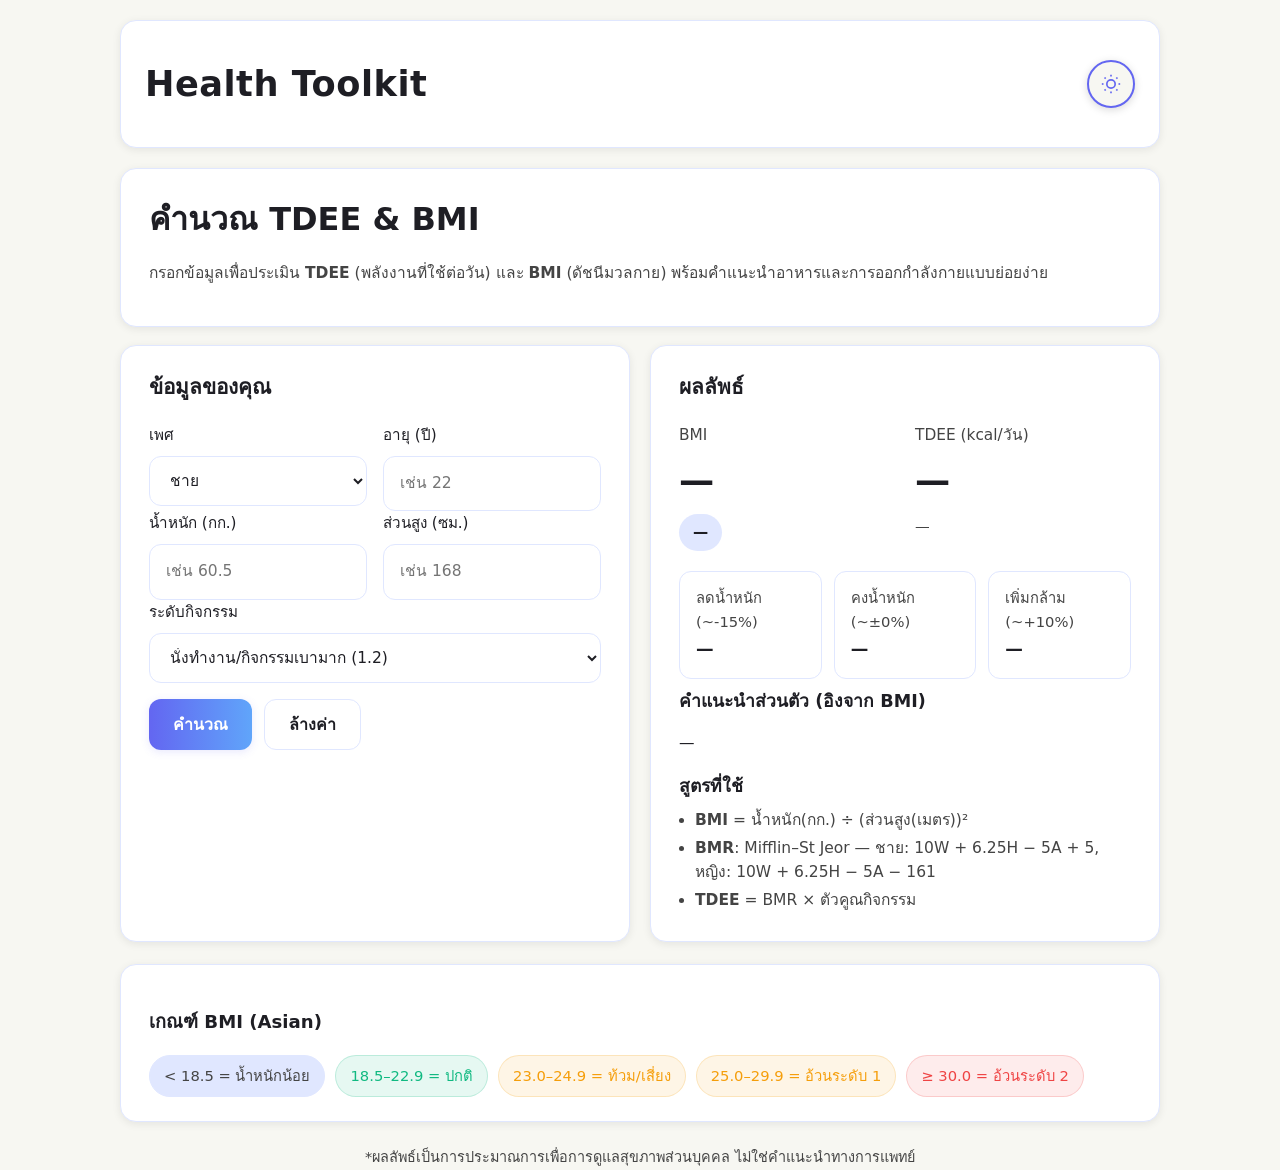
<file: Project-2/Main-web/tdee-bmi/tdee-bmi.html>
<!doctype html>
<html lang="th">
<head>
  <meta charset="utf-8" />
  <meta name="viewport" content="width=device-width,initial-scale=1" />
  <title>TDEE & BMI Calculator</title>
  <link rel="stylesheet" href="tdee-bmi.css" />
</head>
<body>
  <header class="shell header">
    <h1 class="brand">Health Toolkit</h1>
    <!-- Dark Mode Toggle -->
    <button class="theme-toggle-btn" id="toggle-dark" aria-label="Toggle Dark Mode">
      <svg id="sun-icon" viewBox="0 0 24 24" width="20" height="20" fill="none" stroke="currentColor" stroke-width="2">
        <circle cx="12" cy="12" r="5"/>
        <line x1="12" y1="1" x2="12" y2="3"/>
        <line x1="12" y1="21" x2="12" y2="23"/>
        <line x1="4.22" y1="4.22" x2="5.64" y2="5.64"/>
        <line x1="18.36" y1="18.36" x2="19.78" y2="19.78"/>
        <line x1="1" y1="12" x2="3" y2="12"/>
        <line x1="21" y1="12" x2="23" y2="12"/>
        <line x1="4.22" y1="19.78" x2="5.64" y2="18.36"/>
        <line x1="18.36" y1="5.64" x2="19.78" y2="4.22"/>
      </svg>
      <svg id="moon-icon" viewBox="0 0 24 24" width="20" height="20" fill="none" stroke="currentColor" stroke-width="2">
        <path d="M21 12.79A9 9 0 1 1 11.21 3 7 7 0 0 0 21 12.79z"/>
      </svg>
    </button>
  </header>

  <main class="shell">
    <!-- บทนำ -->
    <section class="card intro">
      <h2>คำนวณ TDEE & BMI</h2>
      <p class="muted">
        กรอกข้อมูลเพื่อประเมิน <b>TDEE</b> (พลังงานที่ใช้ต่อวัน) และ <b>BMI</b> (ดัชนีมวลกาย)
        พร้อมคำแนะนำอาหารและการออกกำลังกายแบบย่อยง่าย
      </p>
    </section>

    <!-- เครื่องคำนวณ -->
    <section class="grid">
      <form id="form" class="card form">
        <h3>ข้อมูลของคุณ</h3>

        <div class="row">
          <label class="field">
            <span>เพศ</span>
            <select id="gender" required>
              <option value="male">ชาย</option>
              <option value="female">หญิง</option>
            </select>
          </label>

          <label class="field">
            <span>อายุ (ปี)</span>
            <input id="age" type="number" min="10" max="100" placeholder="เช่น 22" required />
          </label>
        </div>

        <div class="row">
          <label class="field">
            <span>น้ำหนัก (กก.)</span>
            <input id="weight" type="number" min="20" max="300" step="0.1" placeholder="เช่น 60.5" required />
          </label>

          <label class="field">
            <span>ส่วนสูง (ซม.)</span>
            <input id="height" type="number" min="100" max="230" step="0.1" placeholder="เช่น 168" required />
          </label>
        </div>

        <label class="field">
          <span>ระดับกิจกรรม</span>
          <select id="activity" required>
            <option value="1.2">นั่งทำงาน/กิจกรรมเบามาก (1.2)</option>
            <option value="1.375">ออกกำลังเล็กน้อย 1–3 วัน/สัปดาห์ (1.375)</option>
            <option value="1.55">ออกกำลังปานกลาง 3–5 วัน/สัปดาห์ (1.55)</option>
            <option value="1.725">ออกกำลังหนัก 6–7 วัน/สัปดาห์ (1.725)</option>
            <option value="1.9">ออกกำลังหนักมาก/ใช้แรงงาน (1.9)</option>
          </select>
        </label>

        <div class="actions">
          <button class="btn" type="submit">คำนวณ</button>
          <button class="btn ghost" type="button" id="reset">ล้างค่า</button>
        </div>
      </form>

      <section class="card result">
        <h3>ผลลัพธ์</h3>
        <div class="stat">
          <div>
            <div class="stat__label">BMI</div>
            <div class="stat__value" id="bmi">—</div>
            <div class="tag" id="bmiLabel">—</div>
          </div>
          <div>
            <div class="stat__label">TDEE (kcal/วัน)</div>
            <div class="stat__value" id="tdee">—</div>
            <div class="muted small" id="bmrNote">—</div>
          </div>
        </div>

        <div class="targets" id="targets" hidden>
          <div class="targets__item">
            <div class="targets__label">ลดน้ำหนัก (~-15%)</div>
            <div class="targets__val" id="cut">—</div>
          </div>
          <div class="targets__item">
            <div class="targets__label">คงน้ำหนัก (~±0%)</div>
            <div class="targets__val" id="maintain">—</div>
          </div>
          <div class="targets__item">
            <div class="targets__label">เพิ่มกล้าม (~+10%)</div>
            <div class="targets__val" id="bulk">—</div>
          </div>
        </div>

        <div class="note">
          <h4>คำแนะนำส่วนตัว (อิงจาก BMI)</h4>
          <p id="advice">—</p>
        </div>

        <div class="note">
          <h4>สูตรที่ใช้</h4>
          <ul>
            <li><b>BMI</b> = น้ำหนัก(กก.) ÷ (ส่วนสูง(เมตร))²</li>
            <li><b>BMR</b>: Mifflin–St Jeor — ชาย: 10W + 6.25H − 5A + 5, หญิง: 10W + 6.25H − 5A − 161</li>
            <li><b>TDEE</b> = BMR × ตัวคูณกิจกรรม</li>
          </ul>
        </div>
      </section>
    </section>

    <section class="card">
      <h3>เกณฑ์ BMI (Asian)</h3>
      <div class="chips">
        <span class="chip chip--muted">&lt; 18.5 = น้ำหนักน้อย</span>
        <span class="chip chip--ok">18.5–22.9 = ปกติ</span>
        <span class="chip chip--warn">23.0–24.9 = ท้วม/เสี่ยง</span>
        <span class="chip chip--warn">25.0–29.9 = อ้วนระดับ 1</span>
        <span class="chip chip--danger">≥ 30.0 = อ้วนระดับ 2</span>
      </div>
    </section>

    <footer class="muted small foot">
      *ผลลัพธ์เป็นการประมาณการเพื่อการดูแลสุขภาพส่วนบุคคล ไม่ใช่คำแนะนำทางการแพทย์
    </footer>
  </main>

  <script src="tdee-bmi.js"></script>
</body>
</html>
</file>
<file: Project-2/Main-web/tdee-bmi/tdee-bmi.css>
:root{
  /* Modern Portfolio Theme */
  --bg: #f7f7f2;
  --fg: #1e1e24;
  --card: #fff;
  --muted: #444;
  --white: #fff;
  
  /* Accent colors */
  --accent: #6366f1;
  --accent-light: #a78bfa;
  --accent-2: #60a5fa;
  
  /* Status colors */
  --ok: #10b981;
  --warn: #f59e0b;
  --danger: #ef4444;
  
  /* Border & Shadow */
  --stroke: #e0e7ff;
  --shadow: 0 2px 8px rgba(0,0,0,0.08);
  --shadow-lg: 0 8px 32px rgba(30,30,36,0.10);
  
  /* Border radius */
  --r-lg: 16px; 
  --r-md: 12px;
  --r-sm: 8px;
  
  /* Font */
  --font: 'Poppins', 'Roboto', system-ui, -apple-system, BlinkMacSystemFont, "Segoe UI", sans-serif;
  
  /* Transitions */
  --transition: all 0.3s cubic-bezier(.4,0,.2,1);
}

*{box-sizing:border-box}
html,body{height:100%}
html{scroll-behavior:smooth}
body{
  margin:0; 
  background:var(--bg); 
  color:var(--fg);
  font:15.5px/1.65 var(--font);
  min-height:100vh;
}

/* layout */
.shell{ width:min(1040px, 100% - 6rem); margin-inline:auto; }
.header{ 
  padding:24px 0; 
  display:flex; 
  justify-content:space-between; 
  align-items:center;
  background:var(--card);
  border-radius:var(--r-lg);
  box-shadow:var(--shadow);
  margin:20px auto;
  padding:20px 24px;
  border:1px solid var(--stroke);
}
.brand{ 
  font-weight:800; 
  letter-spacing:.5px;
  color:var(--fg);
  font-size:2.2rem;
  line-height:1.1;
  
}


.card{
  background:var(--card); 
  border:1px solid var(--stroke);
  border-radius:var(--r-lg); 
  box-shadow:var(--shadow);
  padding:24px 28px;
  transition:var(--transition);
  position:relative;
  overflow:hidden;
}
.card:hover{
  transform:translateY(-2px);
  box-shadow:var(--shadow-lg);
}
.intro h2{ 
  margin:0 0 12px;
  font-size:2rem;
  font-weight:700;
  color:var(--fg);
}
.muted{ color:var(--muted) }
.small{ font-size:.92rem }

/* grid */
.grid{ display:grid; grid-template-columns:1fr 1fr; gap:20px; margin:18px 0 22px }
@media (max-width:860px){ .grid{ grid-template-columns:1fr } }

/* form */
.form h3{ 
  margin:0 0 18px;
  font-size:1.3rem;
  font-weight:600;
  color:var(--fg);
}
.row{ display:grid; grid-template-columns:1fr 1fr; gap:16px }
@media (max-width:540px){ .row{ grid-template-columns:1fr } }
.field{ display:flex; flex-direction:column; gap:8px }
.field span{
  font-weight:500;
  color:var(--fg);
  font-size:0.95rem;
}
.field input,.field select{
  border:1.5px solid var(--stroke); 
  background:var(--card); 
  color:var(--fg);
  border-radius:var(--r-md); 
  padding:14px 16px; 
  font:inherit;
  transition:var(--transition);
}
.field input:focus,.field select:focus{
  outline:none; 
  border-color:var(--accent); 
  box-shadow:0 0 0 3px rgba(99,102,241,0.15);
  background:var(--white);
}
.field input:hover,.field select:hover{
  border-color:var(--accent-light);
}

.actions{ display:flex; gap:12px; margin-top:16px }
.btn{
  background:linear-gradient(90deg, var(--accent) 0%, var(--accent-2) 100%); 
  color:var(--white); 
  border:none; 
  border-radius:var(--r-md);
  padding:12px 24px; 
  font-weight:600; 
  cursor:pointer; 
  transition:var(--transition);
  box-shadow:0 2px 8px rgba(99,102,241,0.15);
  font-size:1rem;
}
.btn:hover{ 
  transform:translateY(-2px);
  box-shadow:0 4px 16px rgba(99,102,241,0.25);
  background:linear-gradient(90deg, var(--accent-light) 0%, var(--accent) 100%);
}
.btn.ghost{ 
  background:transparent; 
  color:var(--fg); 
  border:1.5px solid var(--stroke);
  box-shadow:none;
}
.btn.ghost:hover{
  background:var(--stroke);
  transform:translateY(-2px);
  box-shadow:0 2px 8px rgba(0,0,0,0.1);
}

/* result */
.result h3{ 
  margin:0 0 18px;
  font-size:1.3rem;
  font-weight:600;
  color:var(--fg);
}
.stat{ 
  display:grid; 
  grid-template-columns:1fr 1fr; 
  gap:20px;
  margin-bottom:20px;
}
.stat__label{ 
  color:var(--muted); 
  font-size:.96rem;
  font-weight:500;
}
.stat__value{ 
  font-size:2.2rem; 
  font-weight:700; 
  margin:.25rem 0;
  color:var(--fg);
}

.tag{ 
  display:inline-flex; 
  align-items:center; 
  gap:8px; 
  border-radius:999px; 
  padding:6px 14px; 
  font-weight:600; 
  font-size:.95rem; 
  background:var(--stroke); 
  color:var(--fg);
  transition:var(--transition);
}
.tag--ok{ 
  background:rgba(16,185,129,0.1); 
  color:var(--ok);
  border:1px solid rgba(16,185,129,0.2);
}
.tag--warn{ 
  background:rgba(245,158,11,0.1); 
  color:var(--warn);
  border:1px solid rgba(245,158,11,0.2);
}
.tag--danger{ 
  background:rgba(239,68,68,0.1); 
  color:var(--danger);
  border:1px solid rgba(239,68,68,0.2);
}

.targets{ 
  display:grid; 
  grid-template-columns:1fr 1fr 1fr; 
  gap:12px; 
  margin-top:16px 
}
.targets__item{ 
  background:var(--card); 
  border:1px solid var(--stroke); 
  border-radius:var(--r-md); 
  padding:14px 16px;
  transition:var(--transition);
}
.targets__item:hover{
  transform:translateY(-2px);
  box-shadow:0 4px 12px rgba(0,0,0,0.1);
}
.targets__label{ 
  color:var(--muted); 
  font-size:.92rem;
  font-weight:500;
}
.targets__val{ 
  font-weight:700;
  color:var(--fg);
  font-size:1.1rem;
}

.note h4{ 
  margin:.5rem 0 .5rem;
  font-size:1.1rem;
  font-weight:600;
  color:var(--fg);
}
.note ul{ 
  margin:.5rem 0 0 1rem; 
  padding:0;
}
.note li{ 
  margin:.3rem 0;
  color:var(--muted);
  line-height:1.5;
}

.chips{ 
  display:flex; 
  flex-wrap:wrap; 
  gap:10px; 
  margin-top:12px 
}
.chip{ 
  border-radius:999px; 
  padding:8px 14px; 
  font-size:.92rem; 
  border:1px solid var(--stroke); 
  background:var(--card);
  transition:var(--transition);
  font-weight:500;
}
.chip:hover{
  transform:translateY(-1px);
  box-shadow:0 2px 8px rgba(0,0,0,0.1);
}
.chip--ok{ 
  background:rgba(16,185,129,0.1); 
  border-color:rgba(16,185,129,0.2);
  color:var(--ok);
}
.chip--warn{ 
  background:rgba(245,158,11,0.1); 
  border-color:rgba(245,158,11,0.2);
  color:var(--warn);
}
.chip--danger{ 
  background:rgba(239,68,68,0.1); 
  border-color:rgba(239,68,68,0.2);
  color:var(--danger);
}
.chip--muted{ 
  background:var(--stroke); 
  border-color:var(--stroke);
  color:var(--muted);
}

.foot{ 
  text-align:center; 
  margin:24px 0 32px;
  color:var(--muted);
  font-size:.9rem;
}

/* Dark Mode Support */
body.dark-mode {
  --bg: #18181b;
  --fg: #f7f7f2;
  --card: #23232a;
  --muted: #cfcfcf;
  --stroke: #353545;
}

body.dark-mode .header {
  background: var(--card);
  border-color: var(--stroke);
}

body.dark-mode .card {
  background: var(--card);
  border-color: var(--stroke);
}

body.dark-mode .field input,
body.dark-mode .field select {
  background: var(--card);
  border-color: var(--stroke);
  color: var(--fg);
}

body.dark-mode .field input:focus,
body.dark-mode .field select:focus {
  background: #2a2a35;
  border-color: var(--accent-light);
}

body.dark-mode .targets__item {
  background: var(--card);
  border-color: var(--stroke);
}

body.dark-mode .chip {
  background: var(--card);
  border-color: var(--stroke);
}

body.dark-mode .chip--muted {
  background: var(--stroke);
  color: var(--muted);
}

/* Dark Mode Toggle Switch */
.switch {
  position: relative;
  display: inline-block;
  width: 48px;
  height: 26px;
  margin-left: 2rem;
  vertical-align: middle;
  background: var(--card);
  border-radius: 26px;
  border: 2px solid var(--accent);
  box-shadow: 0 0 0 2px rgba(99,102,241,0.10);
  transition: border-color .3s, box-shadow .3s;
}

body.dark-mode .switch {
  background: var(--card);
  border: 2px solid var(--accent-light);
  box-shadow: 0 0 0 2px rgba(99,102,241,0.18);
}

.switch input {
  opacity: 0;
  width: 0;
  height: 0;
}

.slider {
  position: absolute;
  cursor: pointer;
  top: 0; 
  left: 0; 
  right: 0; 
  bottom: 0;
  background-color: #ccc;
  transition: .4s;
  border-radius: 26px;
}

.slider:before {
  position: absolute;
  content: "";
  height: 20px;
  width: 20px;
  left: 1px;
  top: 2px;
  background-color: white;
  transition: .4s;
  border-radius: 50%;
  box-shadow: 0 1px 4px rgba(0,0,0,0.15);
}

input:checked + .slider {
  background-color: var(--accent);
}

input:checked + .slider:before {
  transform: translateX(20px);
}

/* =========================
   Theme Toggle Button
========================= */
.theme-toggle-btn {
  width: 48px;
  height: 48px;
  border-radius: 50%;
  border: 2px solid var(--accent);
  background: var(--bg);
  color: var(--accent);
  display: flex;
  align-items: center;
  justify-content: center;
  cursor: pointer;
  transition: all 0.3s ease;
  box-shadow: 0 2px 8px rgba(0,0,0,0.15);
  position: relative;
}

.theme-toggle-btn:hover {
  background: var(--accent);
  color: var(--bg);
  transform: scale(1.05);
  box-shadow: 0 4px 12px rgba(0,0,0,0.25);
}

.theme-toggle-btn svg {
  position: absolute;
  top: 50%;
  left: 50%;
  transform: translate(-50%, -50%);
  transition: all 0.4s cubic-bezier(0.4, 0, 0.2, 1);
  pointer-events: none;
}

/* Light mode (default) - sun visible, moon hidden */
#sun-icon {
  opacity: 1;
  transform: translate(-50%, -50%) rotate(0deg) scale(1);
}

#moon-icon {
  opacity: 0;
  transform: translate(-50%, -50%) rotate(-90deg) scale(0.8);
}

/* Dark mode - sun hidden, moon visible */
body.dark-mode #sun-icon {
  opacity: 0;
  transform: translate(-50%, -50%) rotate(90deg) scale(0.8);
}

body.dark-mode #moon-icon {
  opacity: 1;
  transform: translate(-50%, -50%) rotate(0deg) scale(1);
}
</file>
